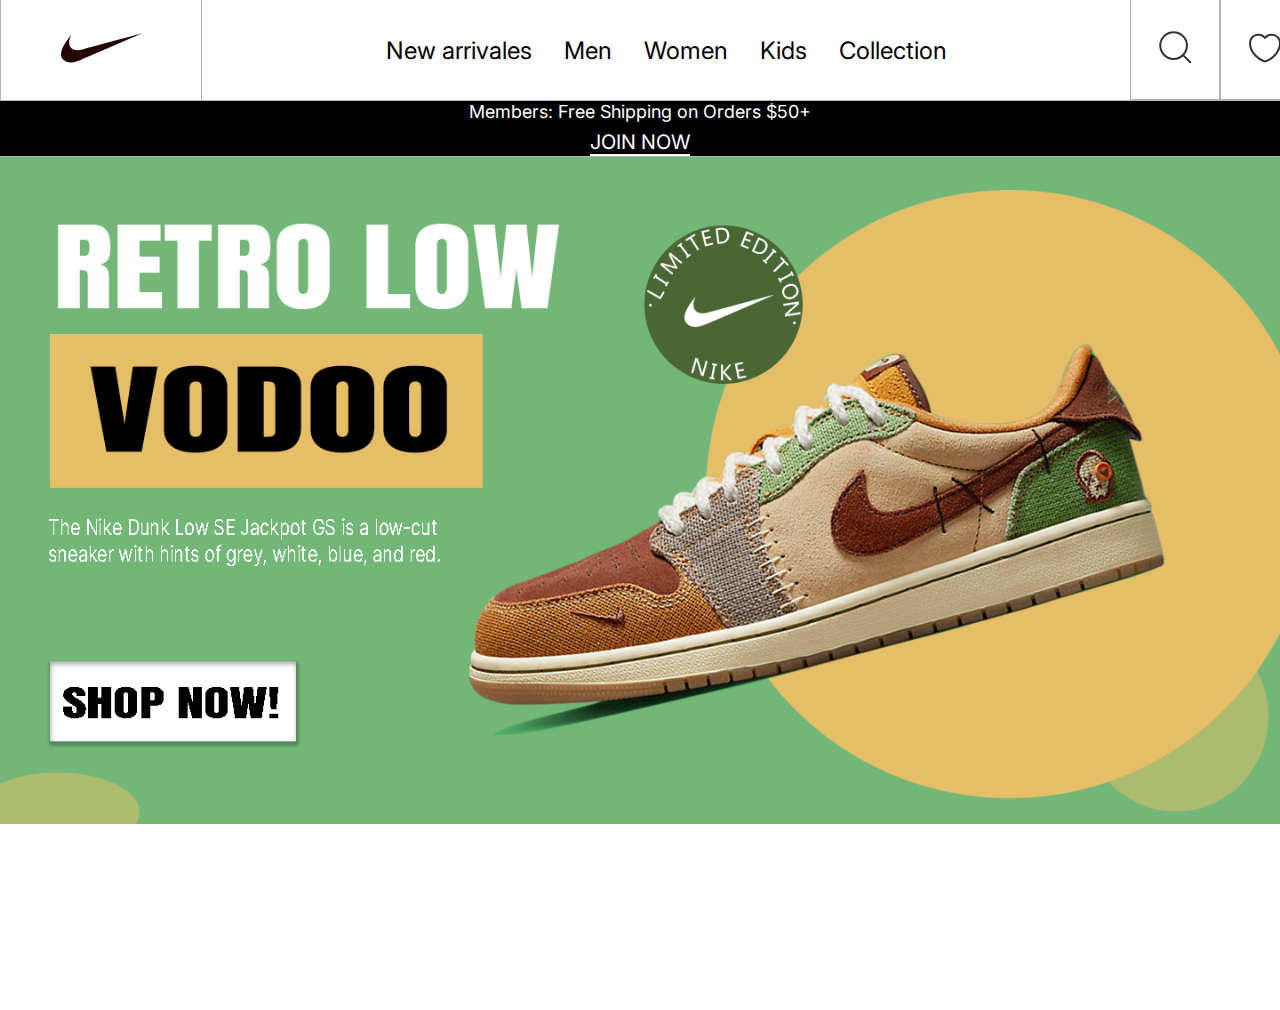
<file: pages/index.html>
<!DOCTYPE html>
<html lang="en">
<head>
    <meta charset="UTF-8">
    <link rel="preconnect" href="https://fonts.googleapis.com">
    <link rel="preconnect" href="https://fonts.gstatic.com" crossorigin>
    <link href="https://fonts.googleapis.com/css2?family=Inter:wght@100..900&display=swap" rel="stylesheet">
    <meta name="viewport" content="width=device-width, initial-scale=1.0">
    <link rel="stylesheet" href="https://cdn.jsdelivr.net/npm/swiper@11/swiper-bundle.min.css" />
    <link rel="stylesheet" href="https://cdnjs.cloudflare.com/ajax/libs/font-awesome/6.5.1/css/all.min.css" integrity="sha512-DTOQO9RWCH3ppGqcWaEA1BIZOC6xxalwEsw9c2QQeAIftl+Vegovlnee1c9QX4TctnWMn13TZye+giMm8e2LwA==" crossorigin="anonymous" referrerpolicy="no-referrer" />
    <link rel="icon" href="/img/nike.svg" type="image/x-icon">
    <link rel="stylesheet" href="/styles/style.css">
    <script type="module" defer src="/scripts/main.js"></script>

    <title>Sneakers land</title>
</head>
<body>
    <div class="container">
        <header>
            <nav>
                <a href="/pages/index.html" class="logo" style="padding: 33px 60px;
                                                                border-right: 1px solid var(--border-menu-item);
                                                                border-left: 1px solid var(--border-menu-item);">
                    <img src="/img/nike.svg" alt="nike logo">
                </a>
                <ul class="nav-navigation">
                    <li><a href="#">New arrivales</a></li>
                    <li><a href="#">Men</a></li>
                    <li><a href="#">Women</a></li>
                    <li><a href="#">Kids</a></li>
                    <li><a href="#">Collection</a></li>
                </ul>
                <div class="nav-menu">
                    <div class="menu-item">
                        <a href="">
                           <img src="/img/search.svg" alt=""> 
                        </a> 
                    </div>
                    <div class="menu-item">
                        <a href="./favorite.html">
                           <img src="/img/heart.svg" alt=""> 
                        </a> 
                    </div>
                    <div class="menu-item">
                        <a href="./cart.html">
                           <img src="/img/bag.svg" alt=""> 
                        </a> 
                    </div>
                </div>
            </nav>
         </div>
         
         <div class="join-block">
            <div class="join-text">
                <p>Members: Free Shipping on Orders $50+</p>
                <a href="">JOIN NOW</a>
            </div>
         </div>
         <div class="swiper">
            <div class="swiper-wrapper">
              <div class="swiper-slide">
                <img src="/img/banner1.svg" alt="">
              </div>
              <div class="swiper-slide">
                <img src="/img/banner2.svg" alt="">
              </div>
              <div class="swiper-slide">
                <img src="/img/banner3.svg" alt="">
              </div>
            </div>
            <div class="swiper-pagination"></div>
          
            <!-- <div class="swiper-button-prev"></div>
            <div class="swiper-button-next"></div> -->
          
          </div>
        </header>
     <main>
        <div class="container">
            <div class="product-menu">
                <p class="total-products"></p>
                <button class="clear-filters">Clear all filters</button>
            </div>
            <div class="product-container"></div>
        </div>
    </main>
    <script src="https://cdn.jsdelivr.net/npm/swiper@11/swiper-bundle.min.js"></script>
</body>
</html>
</file>
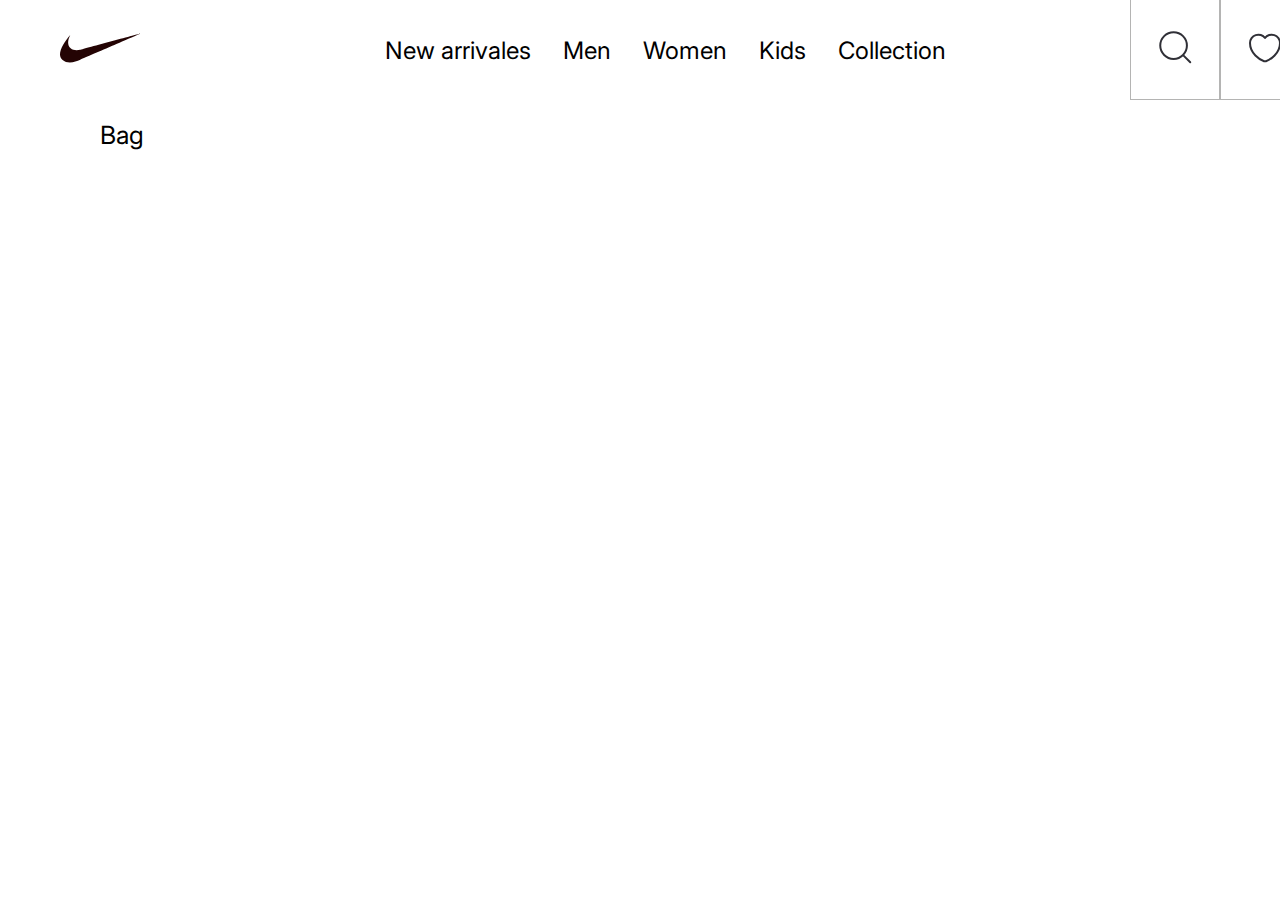
<file: pages/cart.html>
<!DOCTYPE html>
<html lang="en">
    <head>
        <meta charset="UTF-8">
        <link rel="preconnect" href="https://fonts.googleapis.com">
        <link rel="preconnect" href="https://fonts.gstatic.com" crossorigin>
        <link href="https://fonts.googleapis.com/css2?family=Inter:wght@100..900&display=swap" rel="stylesheet">
        <meta name="viewport" content="width=device-width, initial-scale=1.0">
        <link rel="stylesheet" href="https://cdnjs.cloudflare.com/ajax/libs/font-awesome/6.5.1/css/all.min.css" integrity="sha512-DTOQO9RWCH3ppGqcWaEA1BIZOC6xxalwEsw9c2QQeAIftl+Vegovlnee1c9QX4TctnWMn13TZye+giMm8e2LwA==" crossorigin="anonymous" referrerpolicy="no-referrer" />
        <link rel="stylesheet" href="/styles/cart.css">
        <script type="module" defer src="/scripts/cart.js"></script>
    
        <title>Sneakers land</title>
    </head>
<body>
    <div class="container">
        <header>
            <nav>
                <a href="/pages/index.html" class="logo">
                    <img src="/img/nike.svg" alt="nike logo">
                </a>
                <ul class="nav-navigation">
                    <li><a href="#">New arrivales</a></li>
                    <li><a href="#">Men</a></li>
                    <li><a href="#">Women</a></li>
                    <li><a href="#">Kids</a></li>
                    <li><a href="#">Collection</a></li>
                </ul>
                <div class="nav-menu">
                    <div class="menu-item">
                        <a href="">
                           <img src="/img/search.svg" alt=""> 
                        </a> 
                    </div>
                    <div class="menu-item">
                        <a href="./favorite.html">
                           <img src="/img/heart.svg" alt=""> 
                        </a> 
                    </div>
                    <div class="menu-item">
                        <a href="./cart.html">
                           <img src="/img/bag.svg" alt=""> 
                        </a> 
                    </div>
                </div>
            </nav>
         </div>
    <h1>Bag</h1>
    <div class="cart-container"></div>
</body>
</html>
</file>
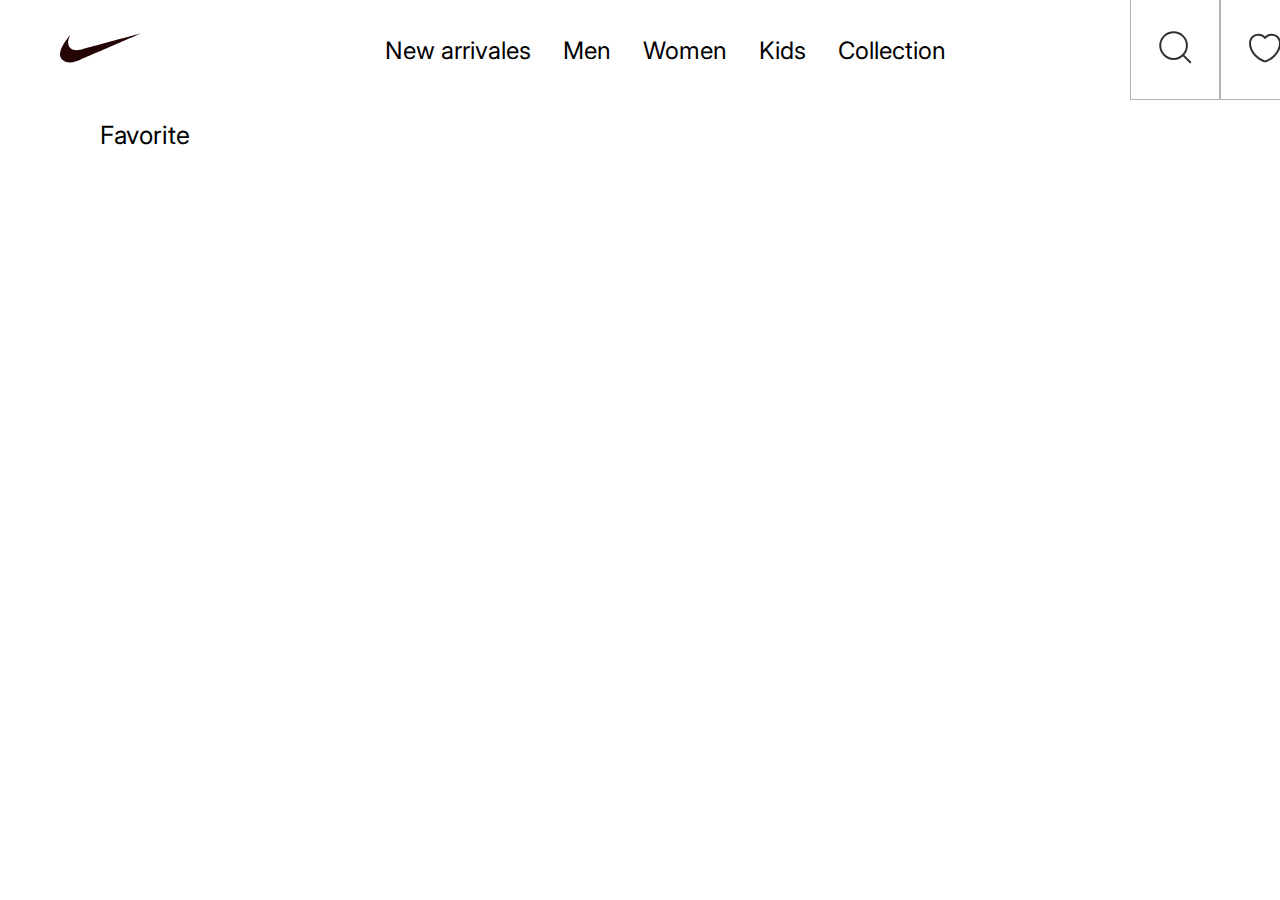
<file: pages/favorite.html>
<!DOCTYPE html>
<html lang="en">
<head>
    <meta charset="UTF-8">
        <link rel="preconnect" href="https://fonts.googleapis.com">
        <link rel="preconnect" href="https://fonts.gstatic.com" crossorigin>
        <link href="https://fonts.googleapis.com/css2?family=Inter:wght@100..900&display=swap" rel="stylesheet">
        <meta name="viewport" content="width=device-width, initial-scale=1.0">
        <link rel="stylesheet" href="https://cdnjs.cloudflare.com/ajax/libs/font-awesome/6.5.1/css/all.min.css" integrity="sha512-DTOQO9RWCH3ppGqcWaEA1BIZOC6xxalwEsw9c2QQeAIftl+Vegovlnee1c9QX4TctnWMn13TZye+giMm8e2LwA==" crossorigin="anonymous" referrerpolicy="no-referrer" />
        <link rel="stylesheet" href="/styles/favorite.css">
        <script type="module" defer src="/scripts/favorite.js"></script>
</head>
<style>
</style>
<body>
    <div class="container">
        <header>
            <nav>
                <a href="/pages/index.html" class="logo">
                    <img src="/img/nike.svg" alt="nike logo">
                </a>
                <ul class="nav-navigation">
                    <li><a href="#">New arrivales</a></li>
                    <li><a href="#">Men</a></li>
                    <li><a href="#">Women</a></li>
                    <li><a href="#">Kids</a></li>
                    <li><a href="#">Collection</a></li>
                </ul>
                <div class="nav-menu">
                    <div class="menu-item">
                        <a href="">
                           <img src="/img/search.svg" alt=""> 
                        </a> 
                    </div>
                    <div class="menu-item">
                        <a href="./favorite.html">
                           <img src="/img/heart.svg" alt=""> 
                        </a> 
                    </div>
                    <div class="menu-item">
                        <a href="./cart.html">
                           <img src="/img/bag.svg" alt=""> 
                        </a> 
                    </div>
                </div>
            </nav>
         </div>
    <h1>Favorite</h1>
    <div class="fav-container"></div>
</body>
</html>
</file>
<file: styles/style.css>
*, body{
    margin: 0;
    padding: 0;
    box-sizing: border-box;
    font-family: "Inter", sans-serif;
}

:root{
    --border-menu-item: #B4B4B3;
    --category-color: #838383;
    --buy-btn--hover-color: #00a36c;
    --brown-text: #827070;
}

.container{
    width: 1400px;
    margin: auto;
}

header{

}

nav{
    display: flex;
    align-items: center;
    justify-content: space-between;
}
.nav-navigation{
    display: flex;
    align-items: center;
    gap: 32px;
    list-style: none;
}
.nav-navigation li a {
    font-size: 24px;
    font-weight: 400;
    color: #000;
    text-decoration: none;
}
.nav-menu{
    display: flex;
    align-items: center;
    justify-content: center;
}
.nav-menu .menu-item{
    border: 1px solid var(--border-menu-item);
    border-top: none;
    width: 90px;
    height: 100px;
    display: flex;
    align-items: center;
    justify-content: center;
}
.logo{
    padding: 33px 60px;
}
.join-block{
    width: 100%;
    background-color: black;
    color: white;
    border-top: 1px solid var(--border-menu-item);
    border-bottom: 1px solid var(--border-menu-item);
    display: flex;
    align-items: center;
    justify-content: center;
    text-align: center;
}

.join-block p{
    font-size: 18px;
    margin-bottom: 8px;
}

.join-block a{
    font-size: 20px;
    color: white;
    text-decoration: none;
}

.join-block a::after{
    content: " ";
    display: block;
    width: 100px;
    height: 2px;
    background-color: white;
    margin: auto;
}

/* products section */
.product-menu{
    margin-top: 80px;
    display: flex;
    align-items: center;
    justify-content: space-between;
}

.product-menu button{
    color: var(--brown-text);
    background: none;
    border: none;
    font-size: 18px;
    cursor: pointer;
}

.product-menu button::after{
    content: " ";
    display: block;
    width: 120px;
    height: 1px;
    background-color: var(--brown-text);
    margin: auto;
}

.product-menu p{
    font-weight: bold;
    font-size: 20px;
    
}

.product-container{
    display: flex;
    align-items: center;
    justify-content: space-between;
    flex-wrap: wrap;
    gap: 40px;
    margin-top: 80px;
}
.product-card {
    position: relative;
    width: 300px;
    height: 250px;
    display: flex;
    flex-direction: column;
    justify-content: space-between;
    margin-bottom: 80px;
}
.product-card img{
    background-color: #F6F6F6;
}
.product-card h3{
    font-size: 20px;
    font-weight: bold;
}
.product-card p {
    color: var(--category-color);
    font-weight: 400;
}
.product-card .price-block {
    display: flex;
    align-items: center;
    justify-content: space-between;
}
.product-card .price-block span {
    font-size: 20px;
    font-weight: bold;
}
.product-card .price-block button {
    padding: 10px 16px;
    background-color: black;
    color: white;
    font-size: 17px;
    border: none;
    border-radius: 4px;
    cursor: pointer;
    transition: all 0.2s ease-in;
}
.product-card .price-block button:hover {
    background-color: var(--buy-btn--hover-color);
    font-weight: bold;
}

.favorite-block .faved{
    position: absolute;
    top: 0; 
    left: 0; 
    z-index: 1; 
    width: 40px;
    height: 40px;
}

.product-card img {
    width: 100%;
    height: auto; 
}

.favorite-block:hover .faved {
    transform: scale(1); 
}

.favorite-block .faved:hover {
    content: url('../img/Colored.svg'); 
}

.slider{
    width: 450px;
}

.swiper .swiper-wrapper .swiper-slide img {
    width: 100%;
}

.swiper-pagination-bullet-active {
    background-color: #ffff;
  }

.swiper-pagination-bullet{
    border-radius: 25px;
    padding: 5px;
    width: 20px;
    height: 10px;
}
</file>
<file: styles/cart.css>
*, body{
    margin: 0;
    padding: 0;
    box-sizing: border-box;
    font-family: "Inter", sans-serif;
}

:root{
    --border-menu-item: #B4B4B3;
    --category-color: #838383;
    --buy-btn--hover-color: #00a36c;
    --brown-text: #827070;
}

.container{
    width: 1400px;
    margin: auto;
}

header{

}

nav{
    display: flex;
    align-items: center;
    justify-content: space-between;
}
.nav-navigation{
    display: flex;
    align-items: center;
    gap: 32px;
    list-style: none;
}
.nav-navigation li a {
    font-size: 24px;
    font-weight: 400;
    color: #000;
    text-decoration: none;
}

.nav-menu{
    display: flex;
    align-items: center;
    justify-content: center;
}

.nav-menu .menu-item{
    border: 1px solid var(--border-menu-item);
    border-top: none;
    width: 90px;
    height: 100px;
    display: flex;
    align-items: center;
    justify-content: center;
}
.logo{
    padding: 33px 60px;
}
.cart-container .product-card{
    width: 200px;
    height: 200px;
    margin-bottom: 40px;
}

.cart-container .product-card h3{
    font-size: 18px;

}
.cart-container .product-card span{
    font-size: 16px;
}
.cart-container{
    width: 1000px;
    display: flex;
    flex-direction: column;
    align-items: center;
    justify-content: center;
    margin: auto;
}
.product-card .price-block button:hover {
    background-color: var(--buy-btn--hover-color);
    font-weight: bold;
}
.qty-block{
    display: flex;
    align-items: center;
    gap: 10px;
}
.qty-block i{
    cursor: pointer;
    transition: all 0.2 ease-in;
}
.qty-block:hover .fa-plus::before {
color: green;
}

.qty-block:hover .fa-minus::before {
color: red;
}
h1{
    position: relative;
    left: 100px;
    font-weight: 400;
    padding-top: 20px;
    font-size: 25px;
}
.product-card {
    position: relative;
    width: 300px;
    height: 280px;
    display: flex;
    flex-direction: column;
    justify-content: space-between;
    margin-bottom: 80px;
}
.product-card h3{
    font-size: 20px;
    font-weight: bold;
}
.product-card p {
    color: var(--category-color);
    font-weight: 400;
}
.product-card .price-block {
    display: flex;
    align-items: center;
    justify-content: space-between;
}
.product-card .price-block span {
    font-size: 20px;
    font-weight: bold;
}
</file>
<file: styles/favorite.css>
*, body{
    margin: 0;
    padding: 0;
    box-sizing: border-box;
    font-family: "Inter", sans-serif;
}

:root{
    --border-menu-item: #B4B4B3;
    --category-color: #838383;
    --buy-btn--hover-color: #00a36c;
    --brown-text: #827070;
}

.container{
    width: 1400px;
    margin: auto;
}

header{

}

nav{
    display: flex;
    align-items: center;
    justify-content: space-between;
}
.nav-navigation{
    display: flex;
    align-items: center;
    gap: 32px;
    list-style: none;
}
.nav-navigation li a {
    font-size: 24px;
    font-weight: 400;
    color: #000;
    text-decoration: none;
}

.nav-menu{
    display: flex;
    align-items: center;
    justify-content: center;
}

.nav-menu .menu-item{
    border: 1px solid var(--border-menu-item);
    border-top: none;
    width: 90px;
    height: 100px;
    display: flex;
    align-items: center;
    justify-content: center;
}
.logo{
    padding: 33px 60px;
}
.fav-container .product-fav{
    width: 200px;
    height: 200px;
    margin-bottom: 40px;
}

.fav-container .product-fav h3{
    font-size: 18px;

}
.fav-container .product-fav span{
    font-size: 16px;
}
.fav-container{
    width: 1000px;
    display: flex;
    flex-direction: column;
    align-items: center;
    justify-content: center;
    margin: auto;
}
h1{
    position: relative;
    left: 100px;
    font-weight: 400;
    padding-top: 20px;
    font-size: 25px;
}
.product-fav {
    position: relative;
    width: 300px;
    height: 280px;
    display: flex;
    flex-direction: column;
    justify-content: space-between;
    margin-bottom: 80px;
}
.product-fav h3{
    font-size: 20px;
    font-weight: bold;
}
.product-fav p {
    color: var(--category-color);
    font-weight: 400;
}
.product-fav .price-block {
    display: flex;
    align-items: center;
    justify-content: space-between;
}
.product-fav .price-block span {
    font-size: 20px;
    font-weight: bold;
}
.product-fav .price-block button {
    padding: 5px;
    background-color: black;
    color: white;
    font-size: 17px;
    border: none;
    border-radius: 4px;
    cursor: pointer;
    transition: all 0.2s ease-in;
}
.product-fav .price-block button:hover {
    background-color: var(--buy-btn--hover-color);
    font-weight: bold;
}
</file>
